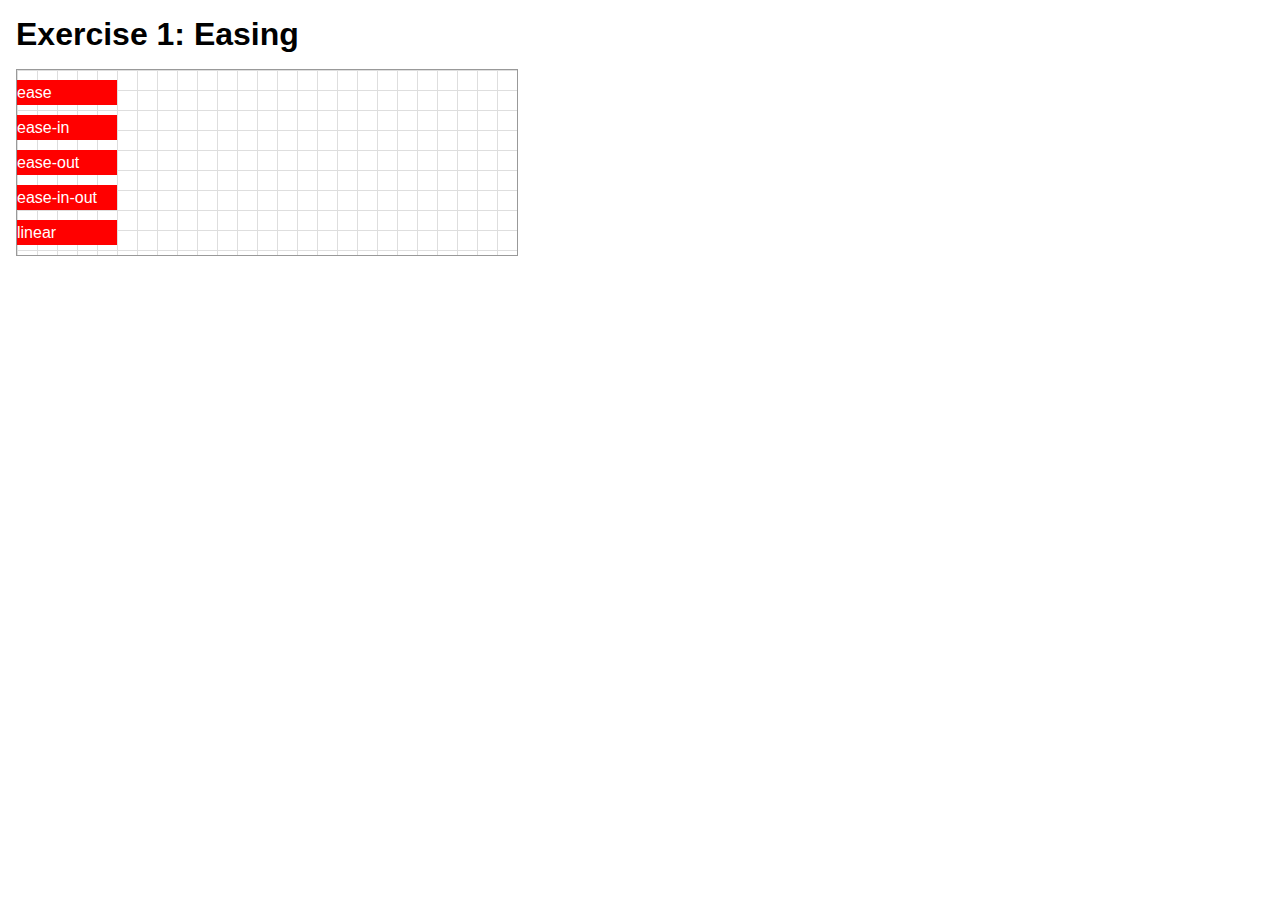
<file: COMPLETE/1-easing.html>
<!DOCTYPE html>
<html>
<head>
<meta charset="utf-8">
<meta http-equiv="X-UA-Compatible" content="IE=edge,chrome=1">
<title>Exercise 1: Easing</title>
<link href="../resources/reset.css" rel="stylesheet"/>
<meta name="viewport" content="width=device-width">
    <style>
        ul{
            background: url(../resources/grid.png);
            border:1px solid #999; 
            margin: 1em 0; 
            width:500px;
        }
        ul:hover li{width: 500px;}
        li{
            width:100px;
            background:#f00;
            height: 25px;
            line-height:25px;
            color:#fff;
            margin: 10px 0;
        }
        #ease{transition: width 2s ease;}
        #easeIn{transition: width 2s ease-in;}
        #easeOut{transition: width 2s ease-out;}
        #easeInOut{transition: width 2s ease-in-out;}
        #linear{transition: width 2s linear;}
    </style>
</head>
<body>
<h1>Exercise 1: Easing</h1>
    <ul>
        <li id="ease">ease</li>
        <li id="easeIn">ease-in</li>
        <li id="easeOut">ease-out</li>
        <li id="easeInOut">ease-in-out</li>
        <li id="linear">linear</li>
    </ul>
</body>
</html>
</file>
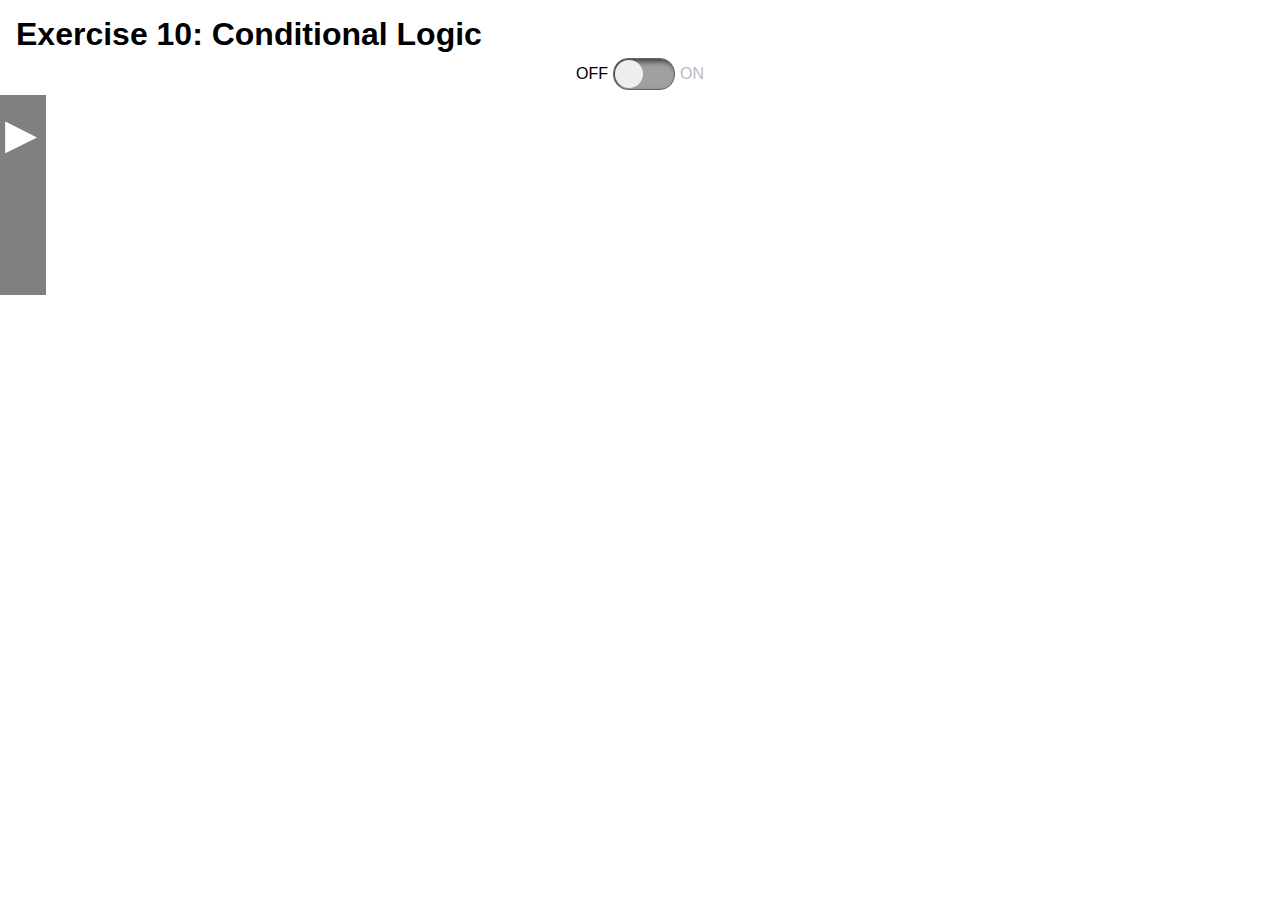
<file: COMPLETE/10-conditional-logic.html>
<!DOCTYPE html>
<html>

<head>
    <meta charset="utf-8">
    <meta http-equiv="X-UA-Compatible" content="IE=edge,chrome=1">
    <title>Exercise 10: Conditional Logic</title>
    <link href="../resources/reset.css" rel="stylesheet" />
    <script src="../resources/jquery.min.js"></script>
    <meta name="viewport" content="width=device-width">
    <style>
        #toggle {
            width: 60px;
            height: 30px;
            background: #A0A0A0;
            border-radius: 15px;
            border: 1px solid #666;
            box-shadow: 3px 3px 5px #444 inset;
            position: relative;
            cursor: pointer;
        }

        #switch {
            position: absolute;
            width: 28px;
            height: 28px;
            background: #eee;
            border-radius: 50%;
            top: 1px;
            left: 1px;
            cursor: pointer;
        }

        table {
            margin: auto;
        }

        #label_on {
            color: #bbb;
        }
        #box{
            background-color: grey;
            width: 300px;
            text-align: center;
            height: 200px;
            left: -270px;
            position: relative;
        }
        p{
           font-size: 2em;
        }
        #triangle{
            font-size: 4em;
            color: white;
            cursor: pointer;
            margin-left: 250px;
            position: relative;
            transition: .5s;
        }
        .flipped{
            transition: .5s;
            transform: scaleX(-1);
        }
        

    </style>

</head>

<body>

    <h1>Exercise 10: Conditional Logic</h1>
    <table border="0" cellspacing="5" cellpadding="0">

        <tr>
            <td id="label_off">OFF</td>
            <td>
                <figure id="toggle">
                    <figcaption id="switch"></figcaption>
                </figure>
            </td>
            <td id="label_on">ON</td>
        </tr>

    </table>

    <div id="box">
        <div id="triangle">&#9656;</div>
        <p>jQuery is cool!</p>
    </div>
    
    <script>
        //your JavaScript goes here
        //toggle
        $('#toggle').click(toggleSwitch);
        function toggleSwitch(){
            if($('#switch').css('left')=='1px'){
                $('#switch').animate({left:'31px'}, 200, turnOn);
            }else{
                $('#switch').animate({left:'1px'}, 200, turnOff);
            }
        }
        function turnOn(){
            $('#label_on').css('color', '#000');
            $('#label_off').css('color', '#bbb');
            $('figure').css('backgroundColor', '#62bb26');
        }
        function turnOff(){
            $('#label_on').css('color', '#bbb');
            $('#label_off').css('color', '#000');
            $('figure').css('backgroundColor', '#666');
        }
        //sliding box
        $('#triangle').click(boxSlide);
        function boxSlide(){
            if($('#box').css('left')=='-270px'){
                $('#box').animate({left:'0px'}, 500, flip);
            }else{
                $('#box').animate({left:'-270px'}, 500, flip);
            }
        }
        function flip(){
            $("#triangle").toggleClass("flipped");
        }
    </script>
</body>

</html>
</file>
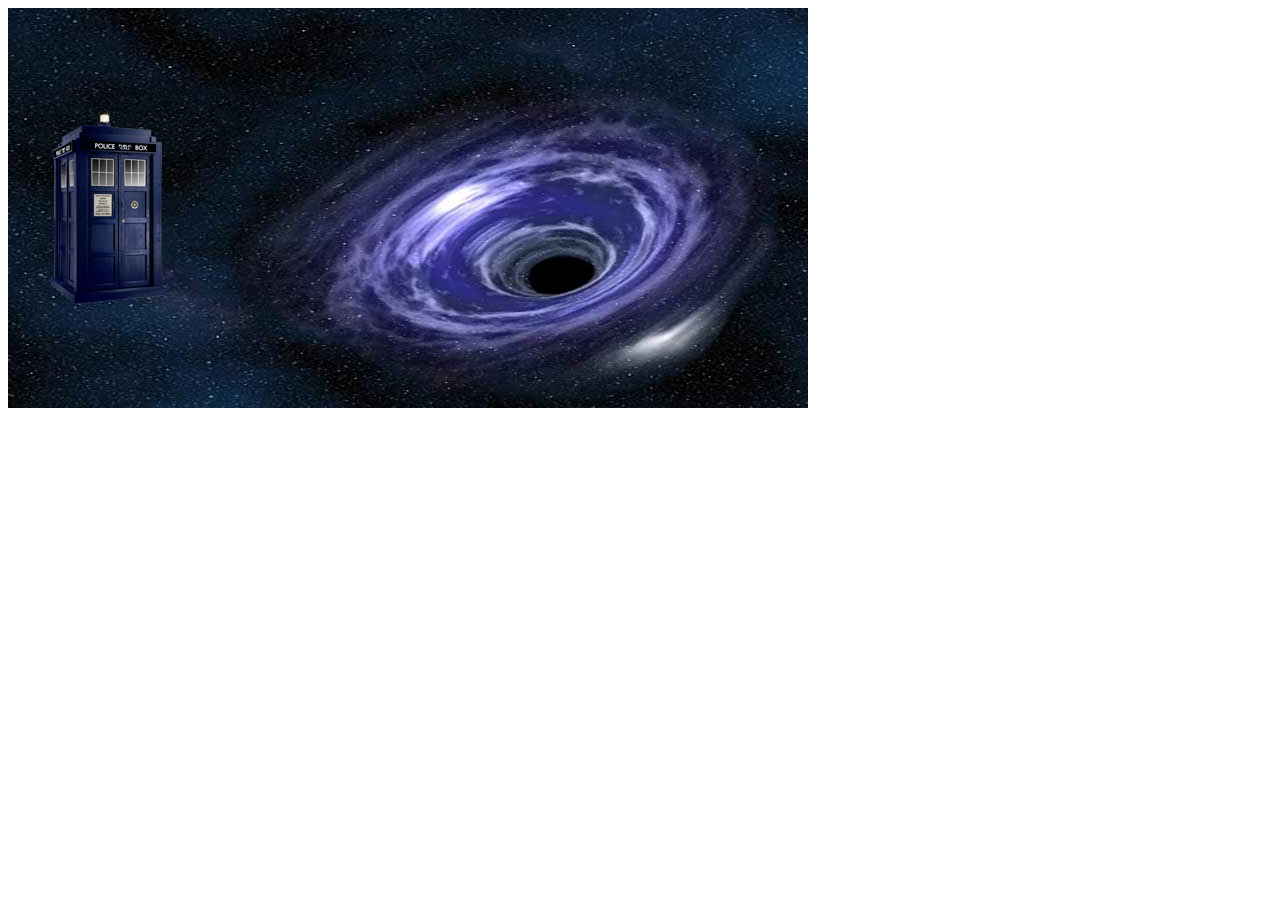
<file: COMPLETE/11-drag-and-drop.html>
<!DOCTYPE html>
    <head>
        <title>Exercise 11</title>
        <style>
            #space{
                height: 400px;
                width: 800px;
                background-image: url(../resources/wormhole.jpg);
                position: absolute;
            }
            #tardis{
                height: 200px;
                width: 200px;
                background-image: url(../resources/tardis.png);
                position: absolute;
                margin-top: 100px;
            }
            #blackhole{
                height: 300px;
                width: 400px;
                position: absolute;
                margin-top: 50px;
                margin-left: 300px;
            }
            .animated{
                animation: spin 3s ease-out;
                animation-fill-mode: forwards;
            }
            @keyframes spin{ 
                0% {transform:rotate(0deg) scale(1)}
                100% {transform:rotate(720deg) scale(.01)}
            }
        </style>
        <script src="../resources/jquery.min.js"></script>
        <script src="../resources/jquery-ui.min.js"></script>
    </head>
    <body>
        <div id="space">
            <div id="blackhole"></div>
            <div id="tardis"></div>
        </div>
        <script>
            $('#tardis').draggable();
            $('#blackhole').droppable({drop:destroy});
            function destroy(){
                $('#tardis').animate({top: '60px', left:'450px'}, 3000, 'easeOutQuad');
                $('#tardis').addClass('animated');
            }
        </script>
    </body>
</html>
</file>
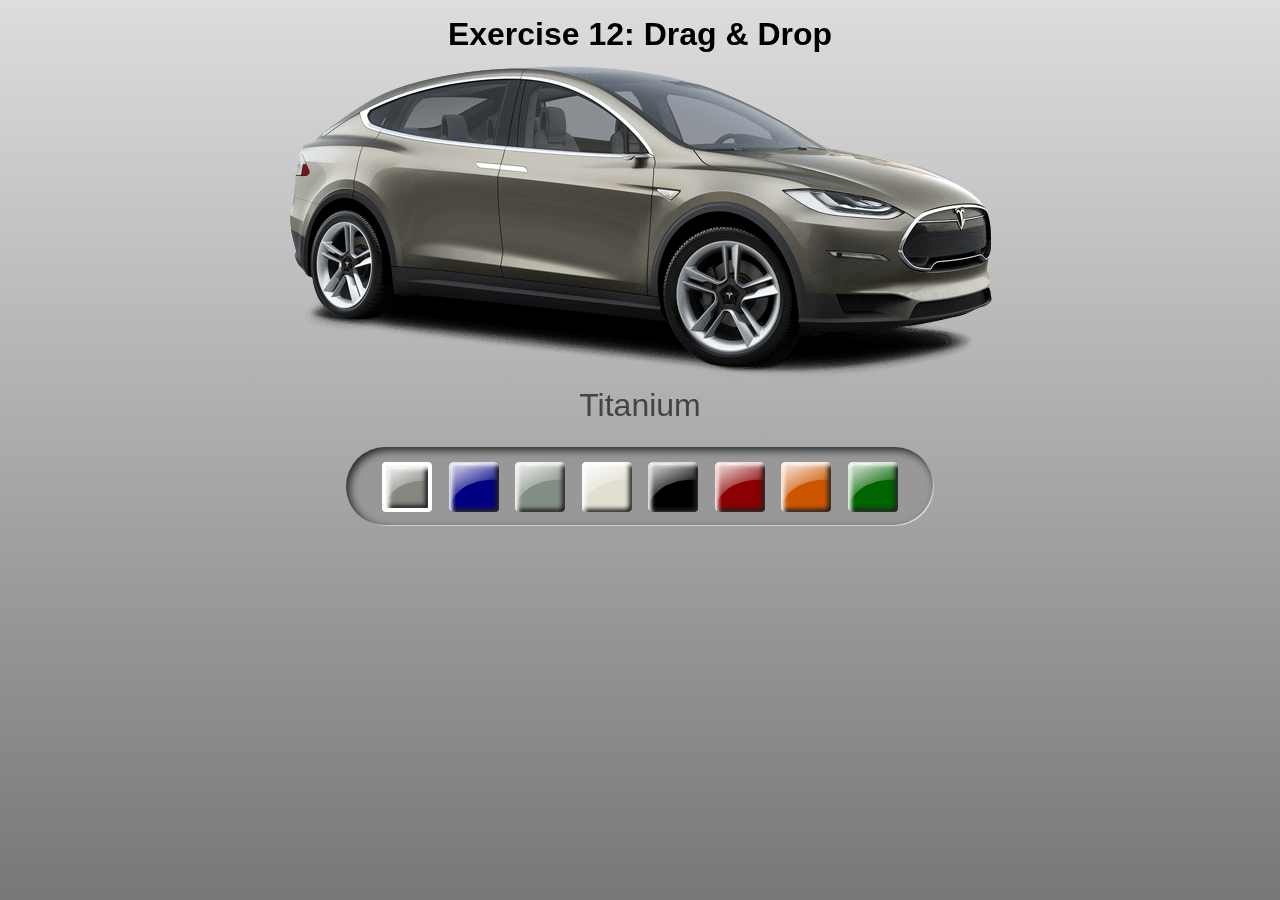
<file: COMPLETE/12-more-drag-and-drop.html>
<!DOCTYPE html>
<html>

<head>
    <title>Exercise 12: Drag & Drop</title>
    <meta charset="utf-8">
    <meta http-equiv="X-UA-Compatible" content="IE=edge,chrome=1">
    <link href="../resources/reset.css" rel="stylesheet" />
    <meta name="viewport" content="width=device-width">
    <style>
        body {
            background: linear-gradient(to bottom, #ddd 0%, #777 100%);
            text-align: center;
        }

        figure {
            background: url(../resources/modelX.png) no-repeat;
            max-width: 750px;
            height: 330px;
            padding-bottom: 2em;
            margin: 0 auto 2em auto;
            background-size: contain;
        }

        figcaption {
            font-size: 2em;
            color: #444;
        }

        ul {
            background: #989898;
            padding: 15px 30px 10px 30px;
            display: inline-block;
            border-radius: 100px;
            box-shadow: 3px 3px 8px #222 inset, -1px -1px 0px #fff inset;
        }

        li {
            list-style: none;
            width: 50px;
            height: 50px;
            border-radius: 4px;
            box-shadow: 3px 3px 4px #fff inset, -3px -3px 4px #222 inset;
            display: inline-block;
            margin: 0 6px;
            box-sizing: border-box;
            background-image: url("../resources/shine.svg");
        }
        #Titanium{
            background-color: #878681;
        }
        #Blue{
            background-color: #000080;
        }
        #Dolphin{
            background-color: #828e84;
        }
        #Pearl{
            background-color: #E2DFD2;
        }
        #Black{
            background-color: #000000;
        }
        #Red{
            background-color: #8B0000;
        }
        #Orange{
            background-color: #CC5500;
        }
        #Green{
            background-color: #006400;
        }
        .paint{
            fill:#878681;
            mix-blend-mode: overlay;
            transition: all 1s;
        }
        .active{
            border: 4px solid white;
        }

    </style>
    <script src="../resources/jquery.min.js"></script>
    <script src="../resources/jquery-ui.min.js"></script>
</head>


<body>
    <h1>Exercise 12: Drag & Drop</h1>

    <figure>
        <svg version="1.1" id="Layer_1" xmlns="http://www.w3.org/2000/svg" xmlns:xlink="http://www.w3.org/1999/xlink" x="0px" y="0px"
	        viewBox="-20 142 750 330" style="enable-background:new -20 142 750 330;" xml:space="preserve">
            <path class="paint" d="M21.7,326.2l-14.3-7.7l-2.7-16c0,0,6-13.3,6-18.3s1-20.3,1-20.3s9.9,1.6,12,0s2.9-4.6,0-10.2
	        c-2.9-5.7-6.5-14.1-5.3-17.8s4.9-5.3,11.5-9s46.9-33.5,66.8-42.9c22.1-10.4,60.5-23,107-25.6c27.9-1.6,64.8-2,92.2,7.4
	        s79.9,56.1,87.3,61.1s23,13.1,43,13.1s114.8-1.6,114.8-1.6s-45.9-29.1-62.3-36.9c0,0,58.5,31.9,61,33.3s18.4,5,22.5,5.8
	        s61.6,7.8,88.8,20.6c27.2,12.8,45,25.5,51.2,36.8c-17.5-6.8-5.8-8.5-32.2-4.8c-26.4,3.7-34,10.8-38,14.3s-17.8,23.7-17.5,30.7
	        S620.7,359,633,361s45.2-2.2,53.8-4.5s18.5-9.2,18.5-9.2s-2,7-2,10s2.5,2.5,2,9.8c-0.5,7.3,2,14.5,2,14.5s0.2-7.2-6.8-4.2
	        s-21,9.8-36.8,10.5c-15.8,0.7-23.2,3.5-28.2,2.2c-5-1.3-12.5-7.2-21-7.5c-8.5-0.3-53.5,0.5-63.8,0.5s-29.2-1-29.2-1
	        s-17.2-88.6-76.7-90.6s-76.8,44.3-78.2,92.8c-21.2-2-203-24.2-217-25.8s-36-2.8-36-2.8s-4.8-78-50-78
	        C28.8,277.7,21.7,326.2,21.7,326.2z M553.5,346.5c4.8,0.2,52.2,3.2,52.2,3.2s-7-6.5-11.5-6.8c-4.5-0.3-51.5-3.5-51.5-3.5
	        S548.8,346.2,553.5,346.5z M521,295.5c8,3.8,18.8,7.5,34.5,9.5s47,3.8,52.5,2.3s9.5-3.3,13.8-6.5c-3.8-3.5-18-9.8-47.5-17
	        c-29.5-7.2-75.2-4.8-75.2-4.8S513,291.7,521,295.5z M395.5,279.7c-2,0-23.2-3-23.2-3l14.2,11.5L395.5,279.7z M370.3,245.7
	        c0,0-8.8-21.8-33-41s-56-40.2-96-40.2s-88.2,3.2-124.8,18S76,200.3,76,200.3s0.8,13.7,9.3,16.7s34.5,11.5,84.7,16.5
	        s127.2,11.5,147,12.2s22,0,22,0s0.8,3.8,5,3.5s6-3,6-3L370.3,245.7z M243.5,260.7c0,0,1.5-5-5.5-5.8s-46.5-4.2-46.5-4.2
	        s0.8,5.5,7.5,6.2S243.5,260.7,243.5,260.7z"/>
        </svg>
        <figcaption></figcaption>
    </figure>
    <ul>
        <li id="Titanium" class="active"></li>
        <li id="Blue"></li>
        <li id="Dolphin"></li>
        <li id="Pearl"></li>
        <li id="Black"></li>
        <li id="Red"></li>
        <li id="Orange"></li>
        <li id="Green"></li>

    </ul>
    <audio>
        <source src="../resources/splat.mp3" type="audio/mp3"/>
    </audio>
    <script>
        var sound= $('audio')[0];
        var color='#6f6e6b';
        var colorName='Titanium';
        $('figcaption').html(colorName);
        $('li').draggable({revert:true, revertDuration: .1, opacity: .5, start: grab});
        $('figure').droppable({drop:repaint});
        function repaint() {
            $('.paint').css({fill:color});
            $('figcaption').html(colorName);
            sound.play();
        }
        function grab(){
            colorName=$(this).attr('id');
            color=$(this).css('backgroundColor');
            $('li').removeClass('active');
            $(this).addClass('active');
        }
    </script>

</body>

</html>
</file>
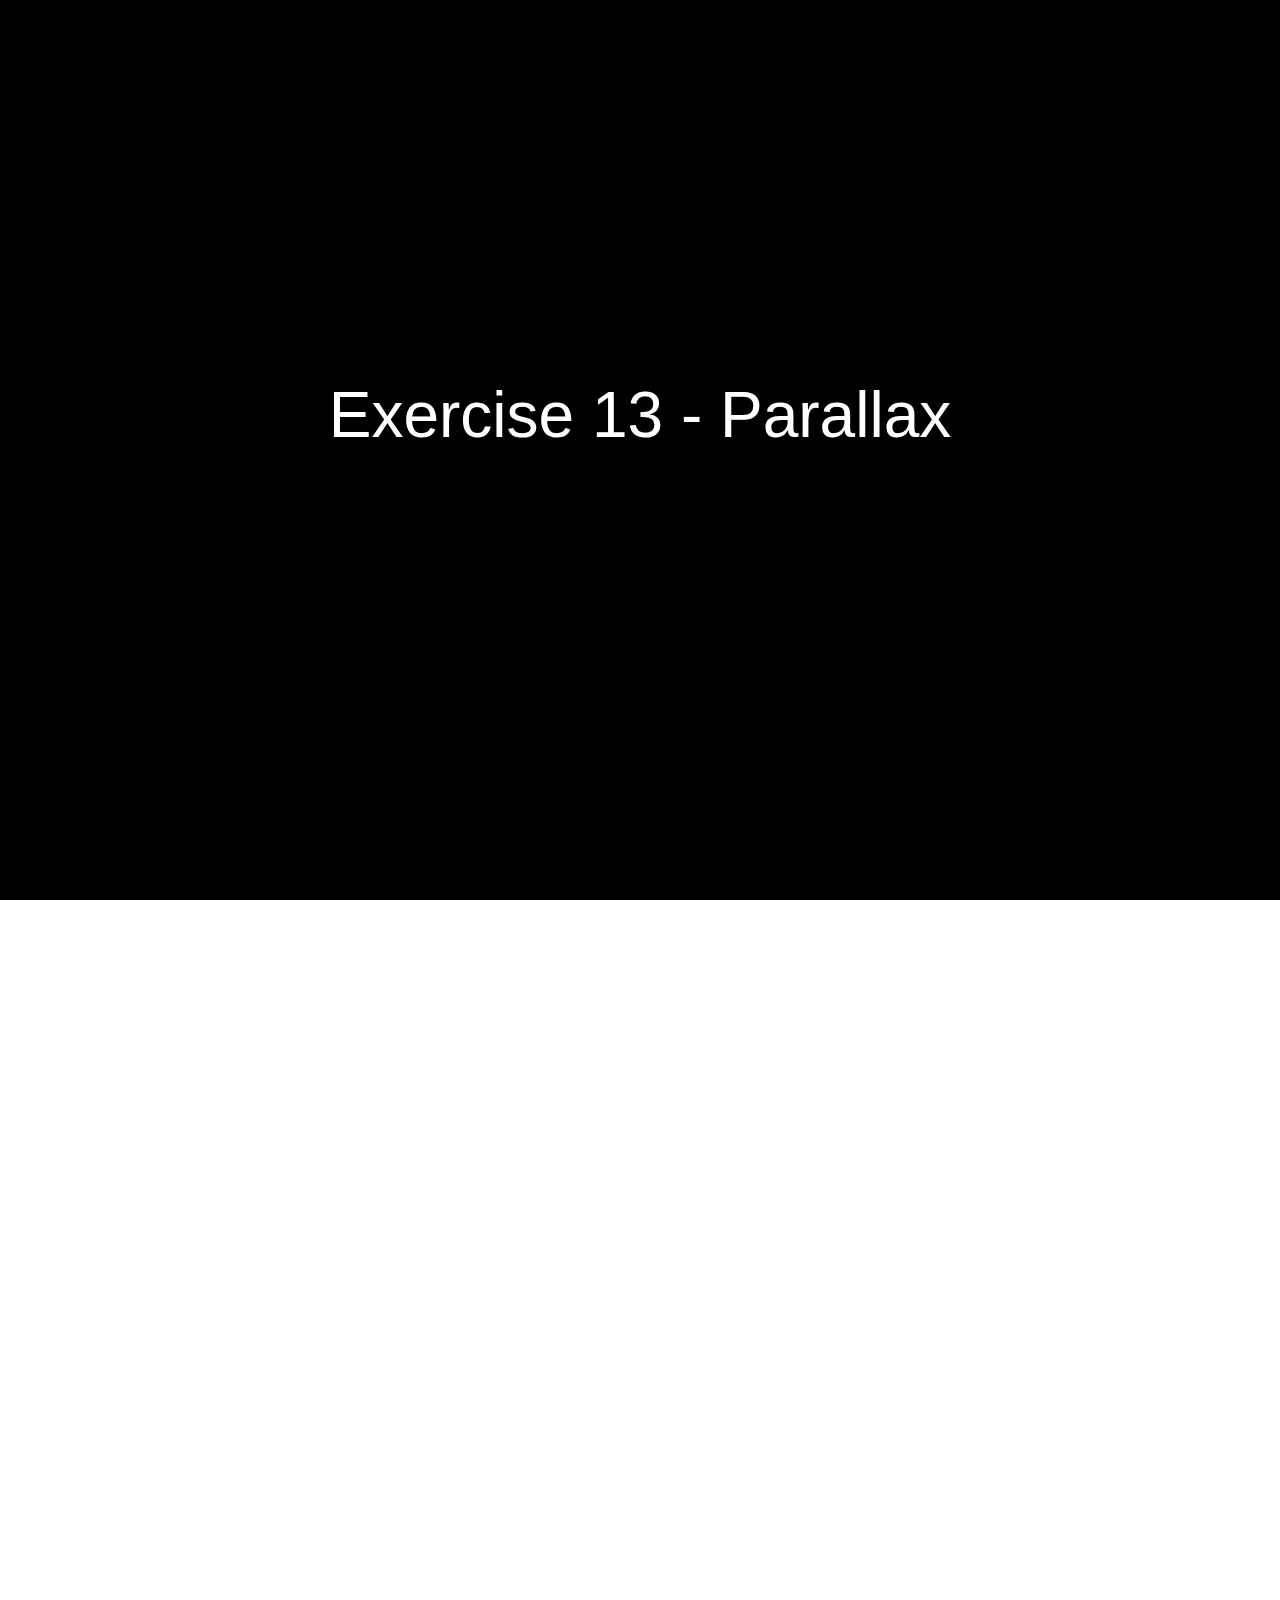
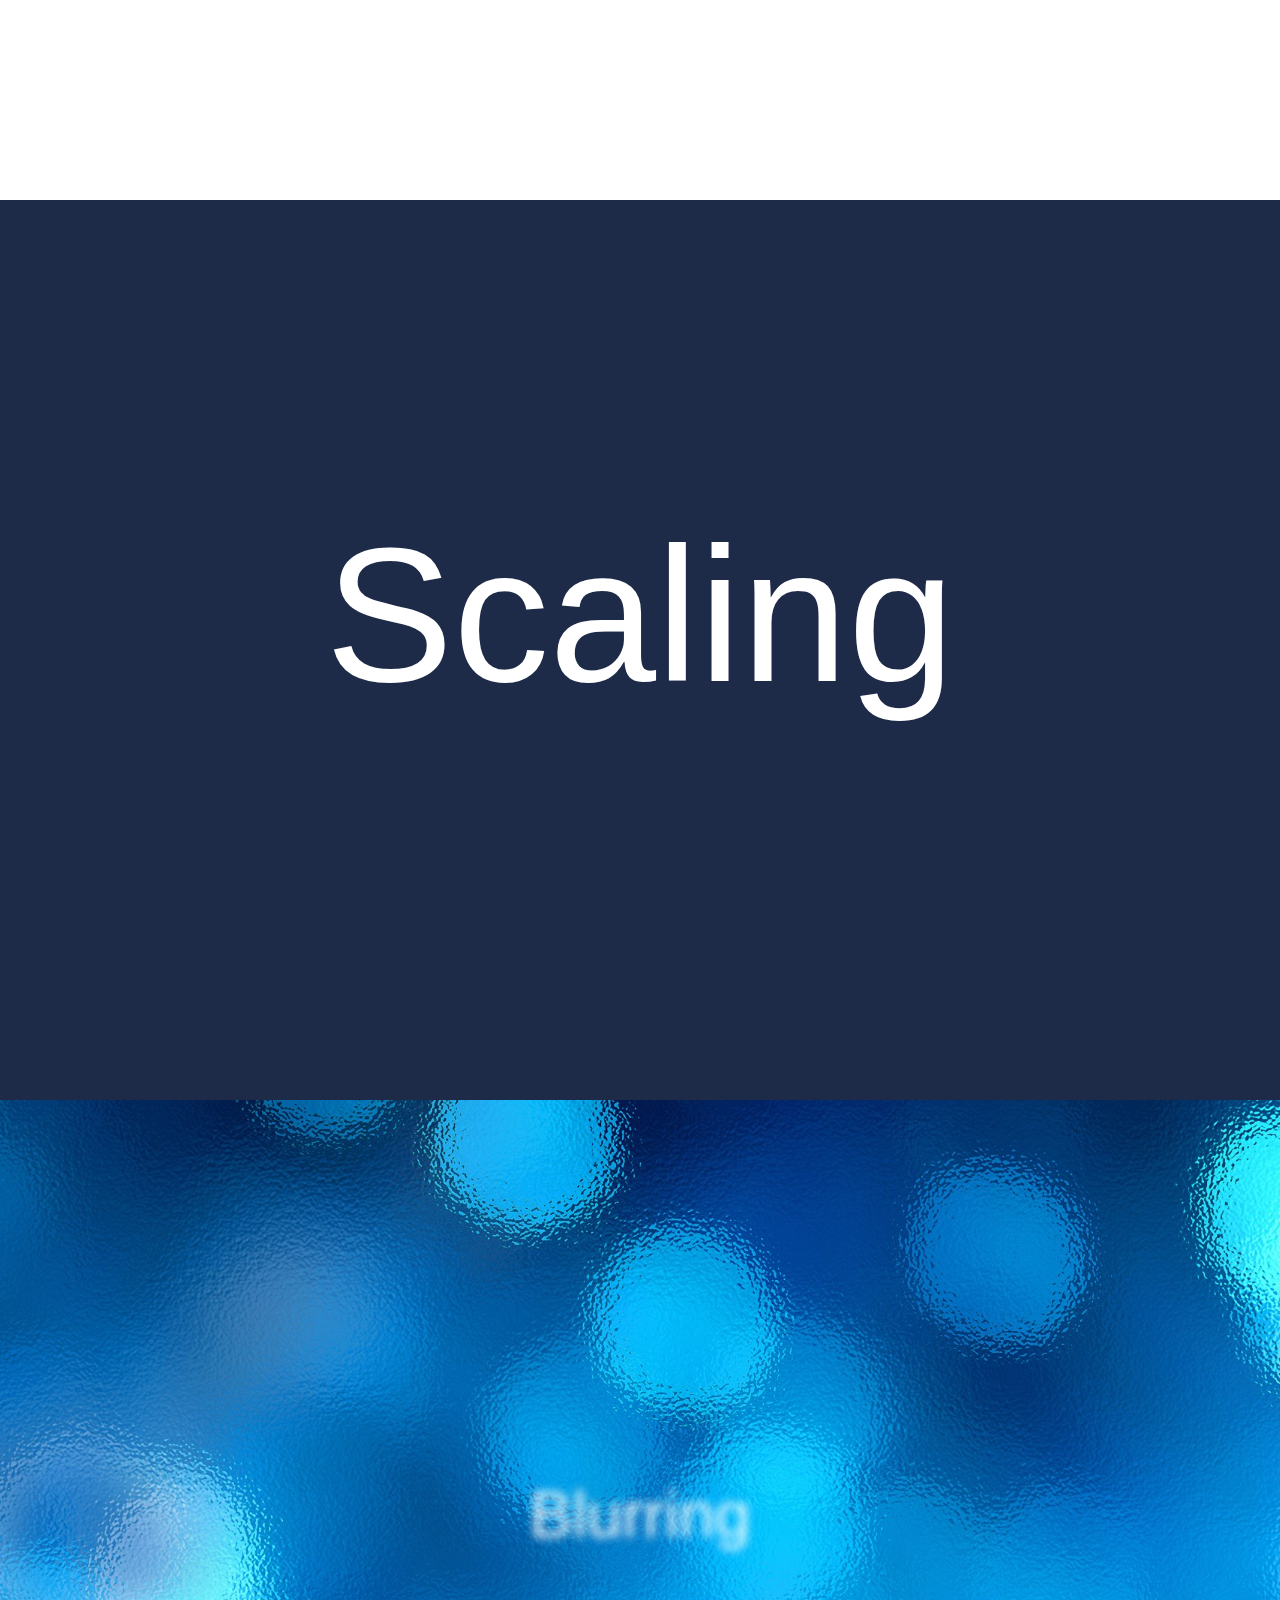
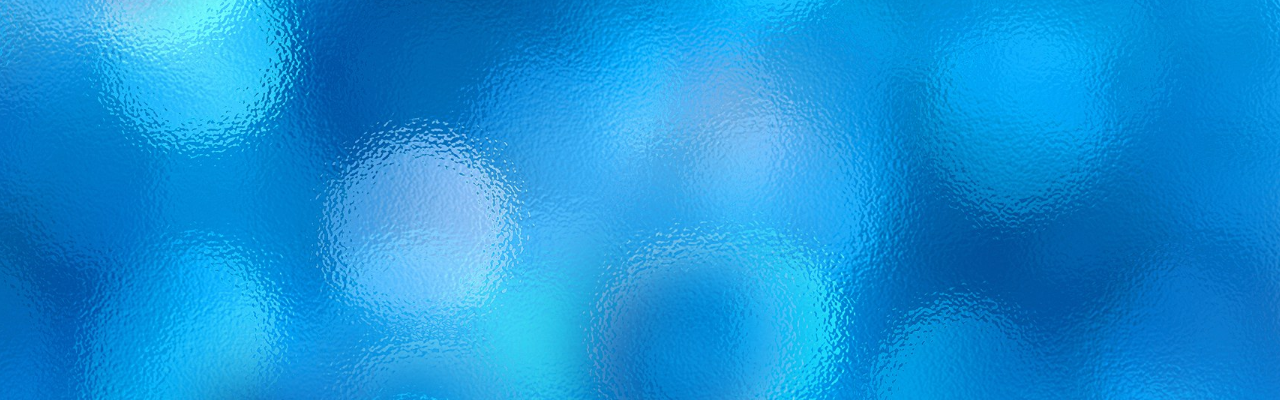
<file: COMPLETE/13-parallax.html>
<!DOCTYPE html>
<html>
<head>
<meta charset="utf-8">
<meta http-equiv="X-UA-Compatible" content="IE=edge,chrome=1">
<title>Exercise 13 - Parallax</title>
<meta name="description" content="">
<meta name="viewport" content="width=device-width">
    <link href="../resources/reset.css" rel="stylesheet"/>
    <style>
        body{margin:0;}
        
        section{height:100vh;
            text-align:center;
            color:#fff;
            overflow:hidden;
            background:#000;
        }
       h1{font-size:4em;
           font-weight:normal;
           margin-top:42vh;
           position:relative;
        }
        
        #screen2{background:url(../resources/background-dark-blue.jpg) center center no-repeat; background-size:cover; background-attachment: fixed;}
        
        #screen3{background:#1d2a48;}
        
        #falseBackground{position: absolute; width: 100%; height: 100%; background:url(../resources/background-glass.jpg) center center no-repeat; background-size:cover;}
    </style>
</head>
    
    
<body>

    <section id="screen1">
        <h1
        data-start="top:0px; opacity:1;"
        data-top="top:-300px; opacity:0;"
        >Exercise 13 - Parallax</h1>
    </section>
    
    
    <section id="screen2">
        <h1>Curtain effect</h1>
    </section>
    
    
    <section id="screen3">
        <h1
        data-bottom-top="transform:scale(3)"
        data-top-bottom="transform:scale(.2)"
        >Scaling</h1>
    </section>
    
    
    <section id="screen4">    
       <div id="falseBackground"
       data-200-end="filter:blur(0px);"
       data-end="filter:blur(10px);"
       ></div>
       <h1
       data-300-end="filter:blur(5px);"
       data-end="filter:blur(0px);"
       >Blurring</h1>
    </section>
    

<script src="../resources/skrollr.min.js"></script>
<script>
    var s = skrollr.init();
</script>
</body>
</html>
</file>
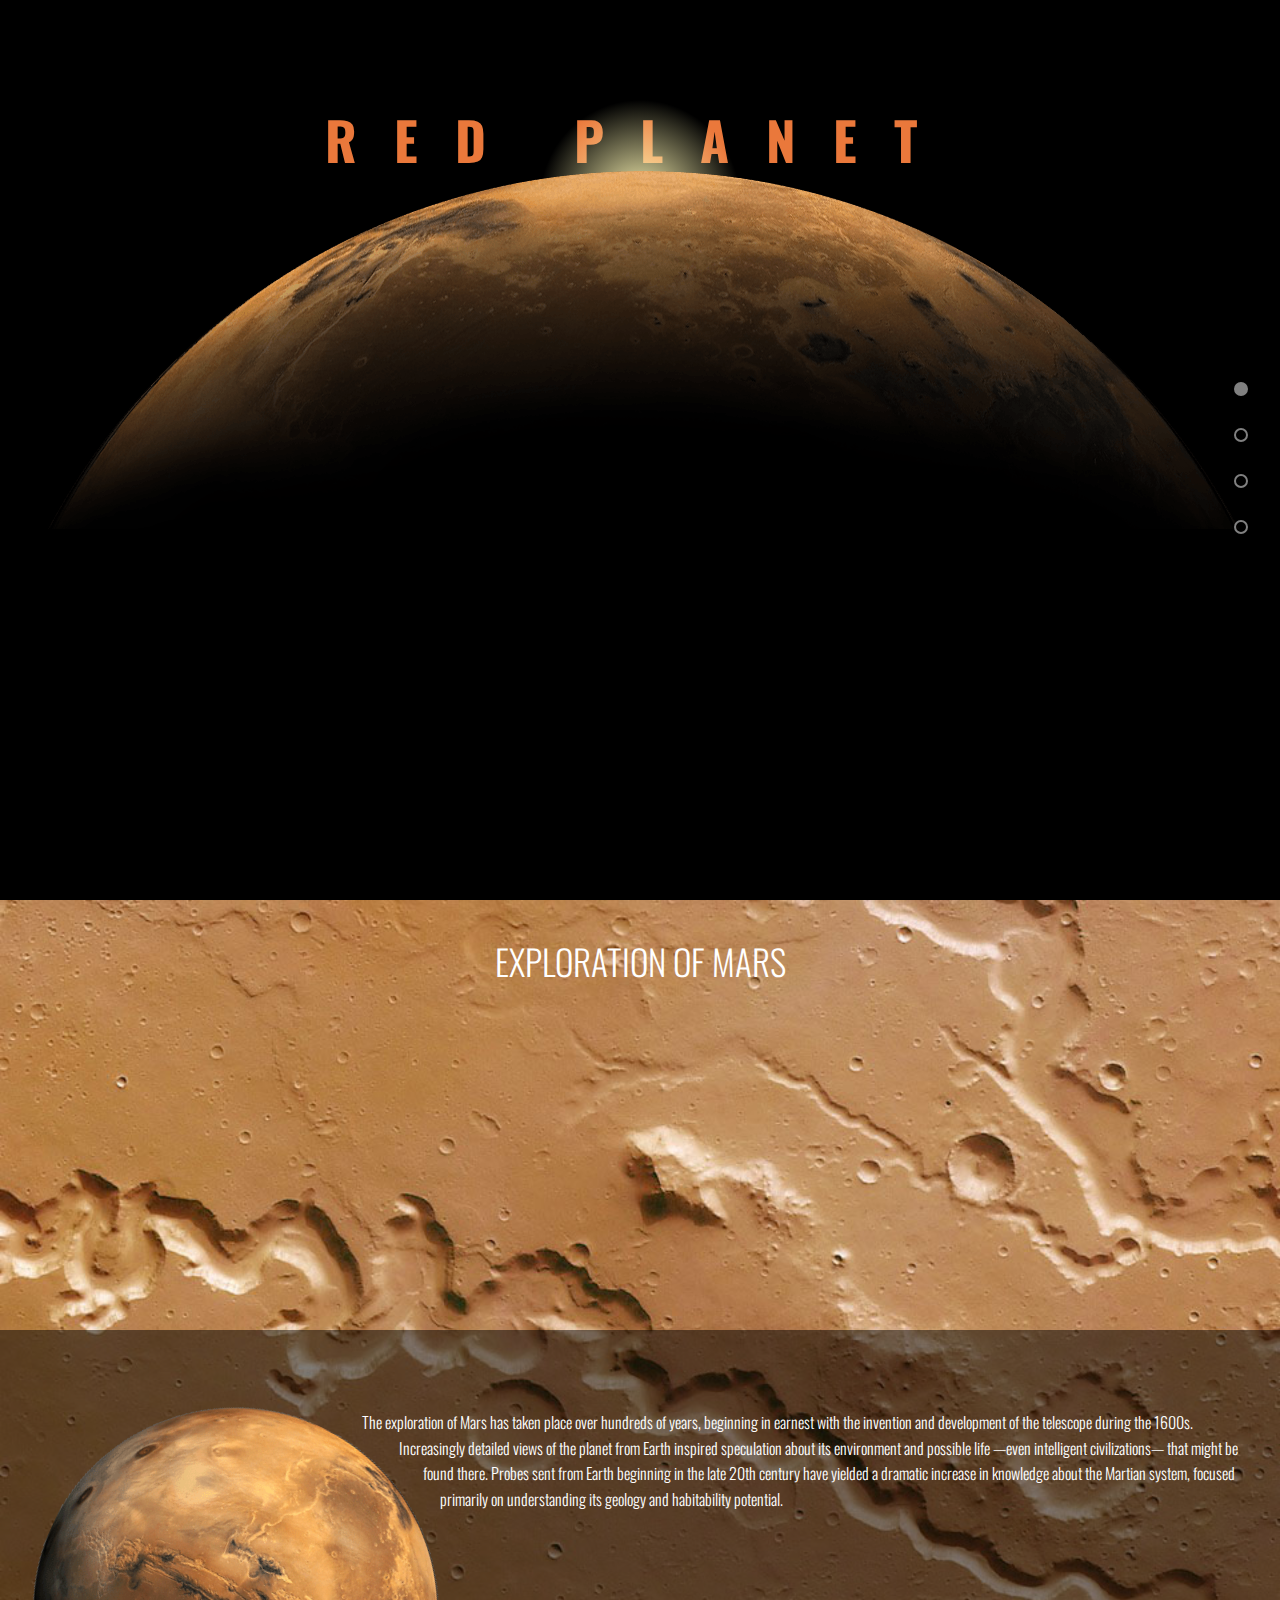
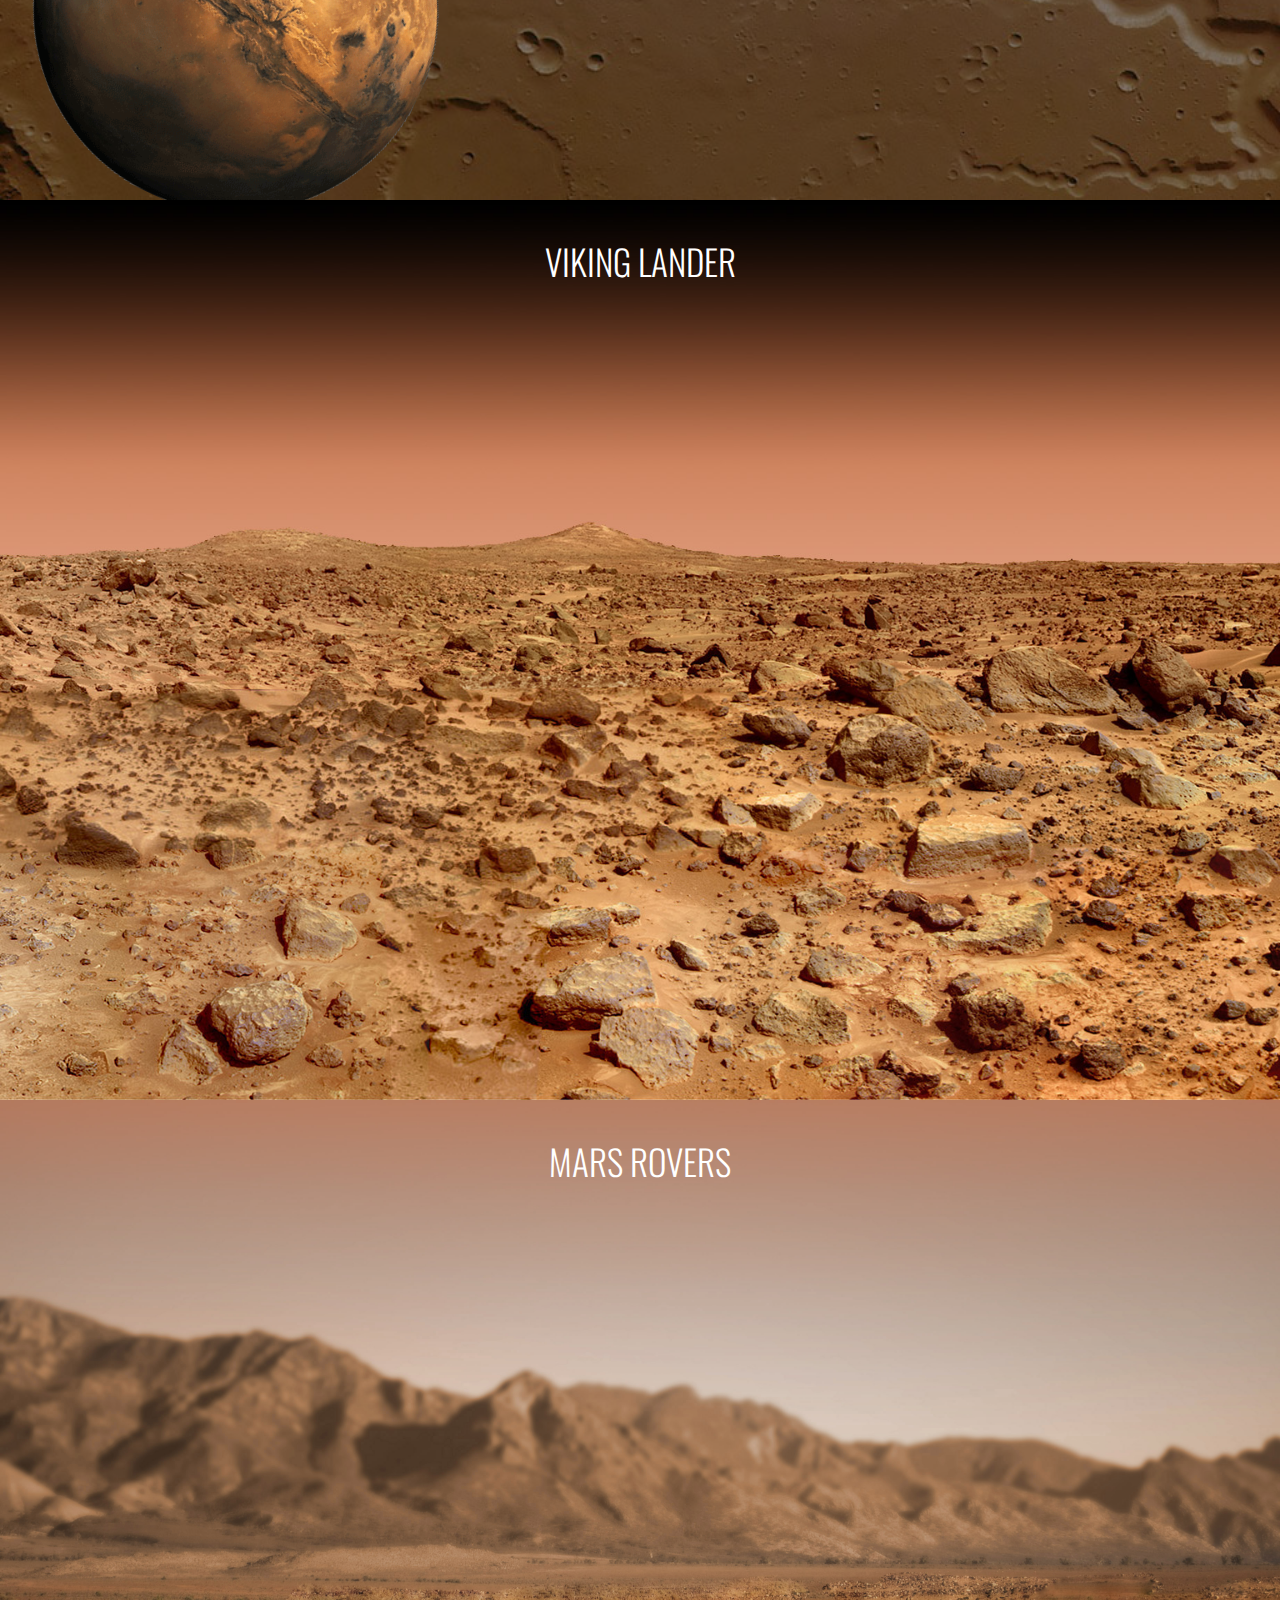
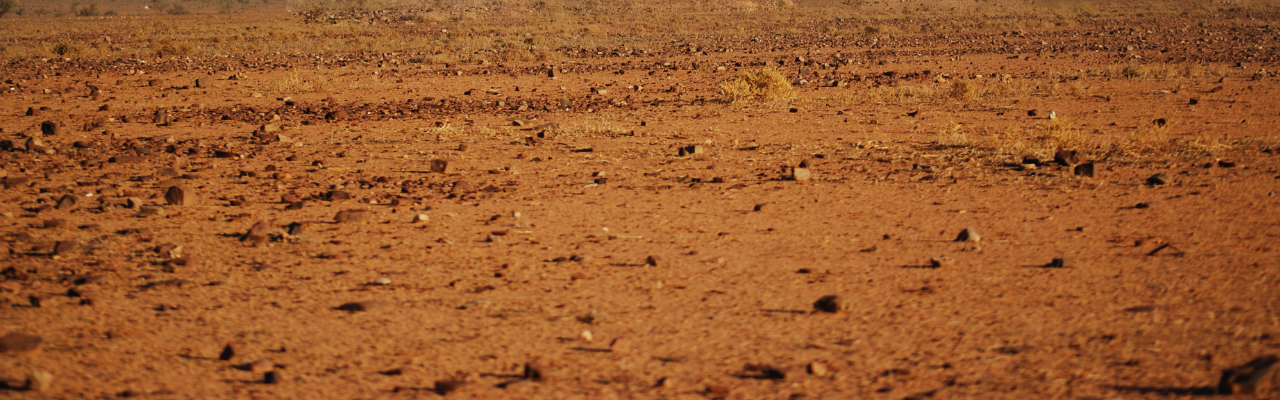
<file: COMPLETE/14-mars.html>
<!DOCTYPE html>
<html>
<head>
<meta charset="utf-8">
<meta http-equiv="X-UA-Compatible" content="IE=edge,chrome=1">
<title>Exercise 14</title>
<meta name="description" content="">
<meta name="viewport" content="width=device-width">
<script src="../resources/jquery.min.js"></script>
<script src="../resources/jquery.easing.js"></script>
<script src="../resources/jquery-ui.min.js"></script>
<script src="../resources/skrollr.min.js"></script>
<link href="../resources/mars.css" rel="stylesheet"/>
    <style>
       #mars{
           width: 100%;
           height: 40%;
           position: absolute;
           top: 50px;
           background-image: url("../resources/mars-horizon.png");
           background-repeat: no-repeat;
           background-position: top;
       }
       #sun{
           width: 200px;
           height: 200px;
           margin-left: -100px;
           top: 100px;
           opacity: 0;
       }
       #shine{
           width: 20px;
           height: 20px;
           margin-left: -10px;
           top: -10px;
           opacity: 0;
           width: 20px;
           margin-left: -10px;
       }
       .light{
           position: relative;
           left: 50%;
       }
       h1{
           letter-spacing: 0em;
       }
       #skrollr-body{
           width: 100%;
           height: 100%;
           position: absolute;
       }
       #screen2 .info{
           width: 100%;
           top: 20%;
           bottom: 20%;
       }
       #screen2 img{
           float: left;
           margin-right: 3em;
           shape-outside:circle();
           max-width: 50%;
       }
       #screen3 .info{
           right: 0;
       }
       #viking{
           max-width: 40%;
           position: absolute;
           left: 15%;
       }
       #opportunity{
           max-width: 40%;
           position: absolute;
           right: 0%;
           top: 35%;
       }
       nav{
           position: fixed;
           right: 0;
           top: 50%;
           height: 200px;
           margin-top: -100px;
           opacity: .5;
           z-index: 99;
       }
       nav li{
           width: 10px;
           height: 10px;
           list-style: none;
           border:2px solid #fff;
           border-radius:50%;
           margin:2em;
           cursor: pointer;
       }
       nav li.active{background: #fff;}
    </style>
</head>
<body>
    <nav>
        <ul>
            <li class="active" data-screen="#screen1"></li>
            <li data-screen="#screen2"></li>
            <li data-screen="#screen3"></li>
            <li data-screen="#screen4"></li>
        </ul>
    </nav>
    <div id="skrollr-body">
    <section id="screen1">
        <h1>Red Planet</h1>
        
        <div id="sun" class="light"
        data-start="transform:translateY(0px)"
        data--300-top="transform:translateY(-200px)"
        ></div>
        <div id="mars"
        data-start="transform:translateY(0px)"
        data--300-top="transform:translateY(-200px)"
        ></div>
        <div id="shine" class="light"
        data-start="transform:translateX(0px)"
        data-1-start="transform:translateX(3000px)"
        ></div>
    </section>
    
    
    <section id="screen2">
        
        <h2>Exploration of Mars</h2>
        <div class="info"
        data-bottom-top="transform:translateY(250px)"
        data-top-bottom="transform:translateY(-250px)"
        >
        <img src="../resources/mars.png" alt="Mars"
        data-bottom-top="transform:rotate(25deg)"
        data-top-bottom="transform:rotate(-25deg)"
        />
        The exploration of Mars has taken place over hundreds of years, beginning in earnest with the invention and development of the telescope during the 1600s. Increasingly detailed views of the planet from Earth inspired speculation about its environment and possible life &mdash;even intelligent civilizations&mdash; that might be found there. Probes sent from Earth beginning in the late 20th century have yielded a dramatic increase in knowledge about the Martian system, focused primarily on understanding its geology and habitability potential.</div>
    </section>
    
    
    <section id="screen3">
        <img src="../resources/viking.png" alt="The Viking Lander" id="viking"
        data-anchor-target="#screen3"
        data-200-top="bottom[sqrt]:100%"
        data-50-bottom="bottom[sqrt]:12%"
        >  
        <h2>Viking Lander</h2>
        <div class="info"
        data-150-top="right:-25%"
        data-top="right:0%"
        >
        The Viking 1 lander touched down on the surface of Mars on July 20, 1976 and was joined by the Viking 2 lander on September 3. The Viking landers conducted biological experiments designed to detect life in the Martian soil, as well as measure temperature, wind, and seismology.</div>
    </section>
    
    
    <section id="screen4">
        <h2>Mars Rovers</h2>
        <img src="../resources/opportunity.png" alt="The Opportunity Rover" id="opportunity"
        data-anchor-target="#screen4"
        data-150-bottom="right:-40%; transform:scale(.5); bottom: 50%"
        data-bottom="right:0%; transform:scale(1); bottom: 35%"
        > 
        <div class="info"
        data-150-top="left:-25%"
        data-top="left:0%"
        >Launched in 2003, Opportunity landed on Mars on January 25, 2004 on the other side of Mars from its twin rover Spirit. With a planned 90-day duration of activity, Opportunity is still active, gathering data and making scientific observations, and reporting back to Earth for over 40 times its designed lifespan.</div>
    </section>
</div>
<script>
    var s =skrollr.init(
        {mobileCheck: function(){
            return false;
        }} );
    $('h1').delay(300).animate({letterSpacing: '1em'}, 2000, 'easeOutQuart');
    $('#mars').animate({top:'200px'}, 2000, 'easeOutCubic');
    $('#shine').delay(1300).animate({width:'900px', marginLeft:'-450px', opacity:1}, 200, 'easeInOutSine');
    $('#sun').animate({opacity:1}, 100);
    $('nav li').click(function(){
        var destination =$(this).data('screen');
        $('html, body').animate({scrollTop:$(destination).offset().top}, 2000, 'easeOutCubic');
    });
    $(document).scroll(function(){
        var activeScreen=Math.round($(document).scrollTop()/$(window).height())+1;
        $('nav li').removeClass('active');
        $('nav li:nth-child('+activeScreen+')').addClass('active');
    });
</script>
</body>
</html>
</file>
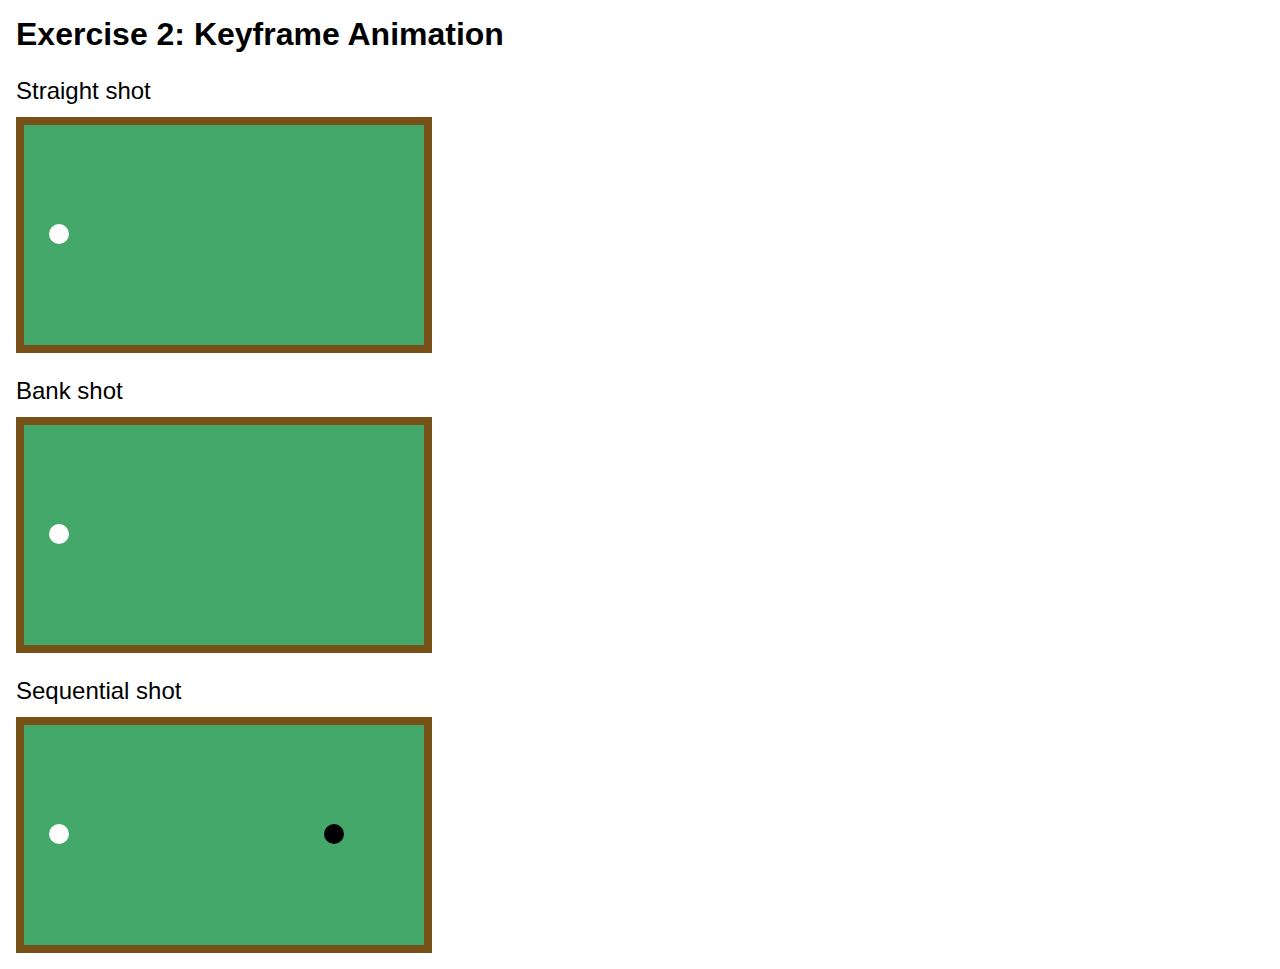
<file: COMPLETE/2-keyframes.html>
<!DOCTYPE html>
<html>
<head>
<meta charset="utf-8">
<meta http-equiv="X-UA-Compatible" content="IE=edge,chrome=1">
<title>Exercise 2: Keyframe Animation</title>
<link href="../resources/reset.css" rel="stylesheet"/>
<meta name="viewport" content="width=device-width">
    <style>
        
        .pooltable{
            position:relative;
            width:400px;
            height:220px;
            background:#44a86b;
            border: 8px solid #775118;
            
        }
        
        .ball{
            position:absolute;
            width:20px;
            height:20px;
            border-radius:50%;
            background:#fff;
            top:45%;
            left:25px;
        }
        .eight{
            background:#000;
            left: 300px;
        }
        #table1:hover #cueball1{
            animation: straightShot 2s ease-out;
            animation-fill-mode: forwards;
        }
        @keyframes straightShot{
            0%{left:25px;}
            100%{left:280px;}
        }
        #table2:hover #cueball2{ 
            animation: bankShot 2s ease-out;
            animation-fill-mode: forwards;
        }
        @keyframes bankShot{
            0%{left: 25px;}
            33%{left: 120px; top: 0%;}
            66%{left: 240px; top: 90%}
            100%{left: 360px; top: 45%;}
        }
        #table3:hover #eightball{ 
            animation: eightBall 1s ease-out 2s;
            animation-fill-mode: forwards;
        }
        #table3:hover #cueball3{
            animation: straightShot 2s linear;
            animation-fill-mode: forwards;
        }
        @keyframes eightBall{
            0%{left: 300px;}
            100%{left: 380px;}
        }
        
    </style>
</head>
<body>
<h1>Exercise 2: Keyframe Animation</h1>
   <h2>Straight shot</h2>
    <div class="pooltable" id="table1">
        <div class="ball" id="cueball1"></div>
    </div>
     <h2>Bank shot</h2>
    <div class="pooltable" id="table2">
        <div class="ball" id="cueball2"></div>
       
    </div>
     <h2>Sequential shot</h2>
    <div class="pooltable" id="table3">
        <div class="ball" id="cueball3"></div>
         <div class="eight ball" id="eightball"></div>
    </div>
</body>
</html>
</file>
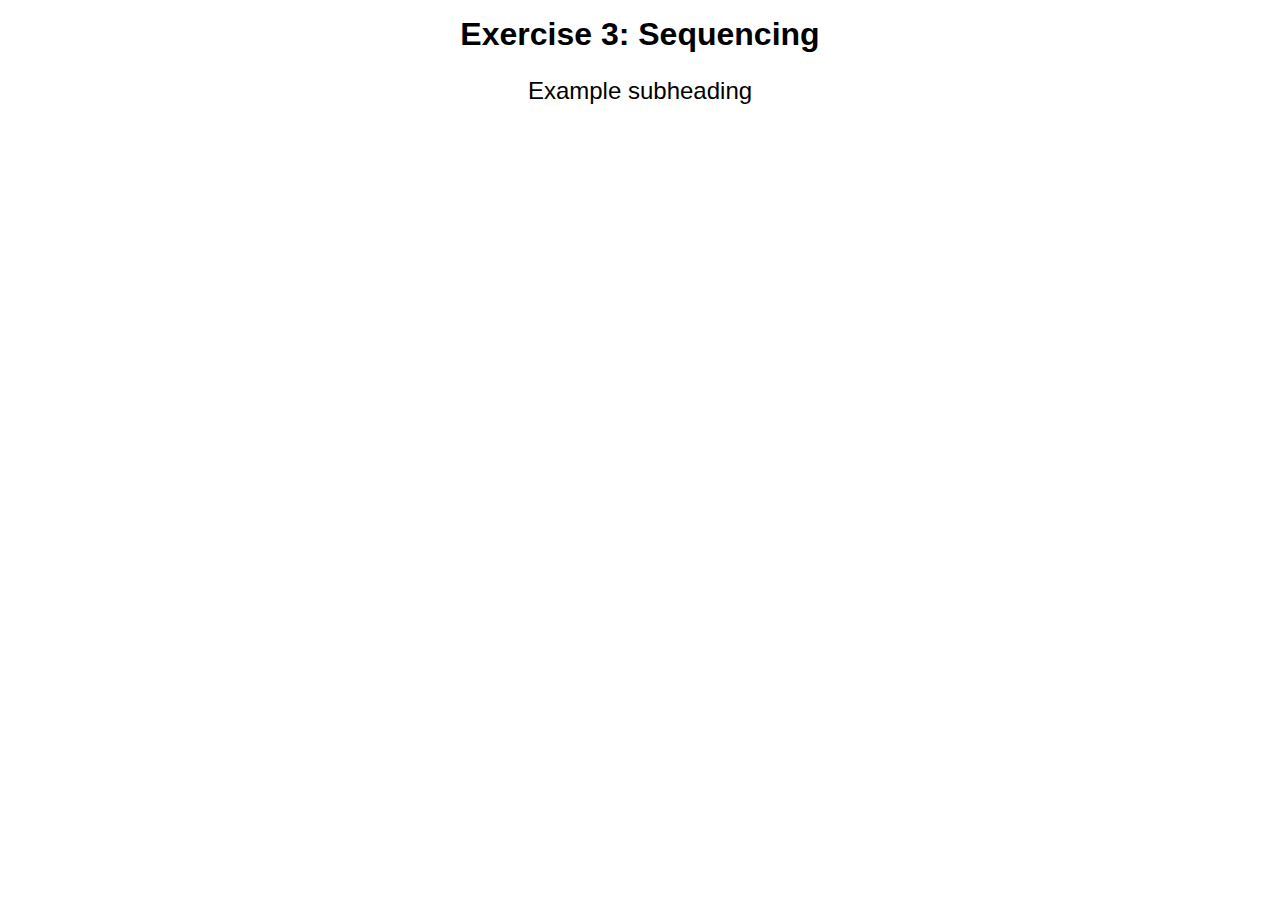
<file: COMPLETE/3-sequencing.html>
<!DOCTYPE html>
<html>
<head>
<meta charset="utf-8">
<meta http-equiv="X-UA-Compatible" content="IE=edge,chrome=1">
<title>Exercise 3: Sequencing</title>
<link href="../resources/reset.css" rel="stylesheet"/>
<meta name="viewport" content="width=device-width">
    <style>
        body{
            text-align:center;
        }
        div{
            width:200px;
            height:200px;
            display:inline-block;
            margin:10px;
            animation-name: fadeIn;
            animation-duration: .5s;
            opacity: 0;
            animation-fill-mode: forwards;
        }
        #div1{
            background: #264c89;
            animation-delay: 1.5s;
        }
        #div2{
            background: #388967;
            animation-delay: 1.75s;
        }
        #div3{
            background: #41bfc4;
            animation-delay: 2s;
        }
        @keyframes headlineDrop{
            0%{font-size:6em;filter:blur(40px);}
            100%{font-size:2em;filter:blur(0px);}
        }
        h1{
            animation: headlineDrop 1s ease-in;
        }
        @keyframes subheadSlide{
            0%{opacity:0; transform:translateX(-300px);}
            100%{opacity:1; transform:translateX(0px);}
        }
        h2{
            animation: subheadSlide 1s ease-in 1s;
            animation-fill-mode: both;
            animation-delay: .75s;
        }
        @keyframes fadeIn{
            0%{opacity:0;}
            100%{opacity:1;}
        }
    </style>
</head>
<body>
<h1>Exercise 3: Sequencing</h1>
    <h2>Example subheading</h2>
    <div id="div1"></div>
    <div id="div2"></div>
    <div id="div3"></div>
</body>
</html>
</file>
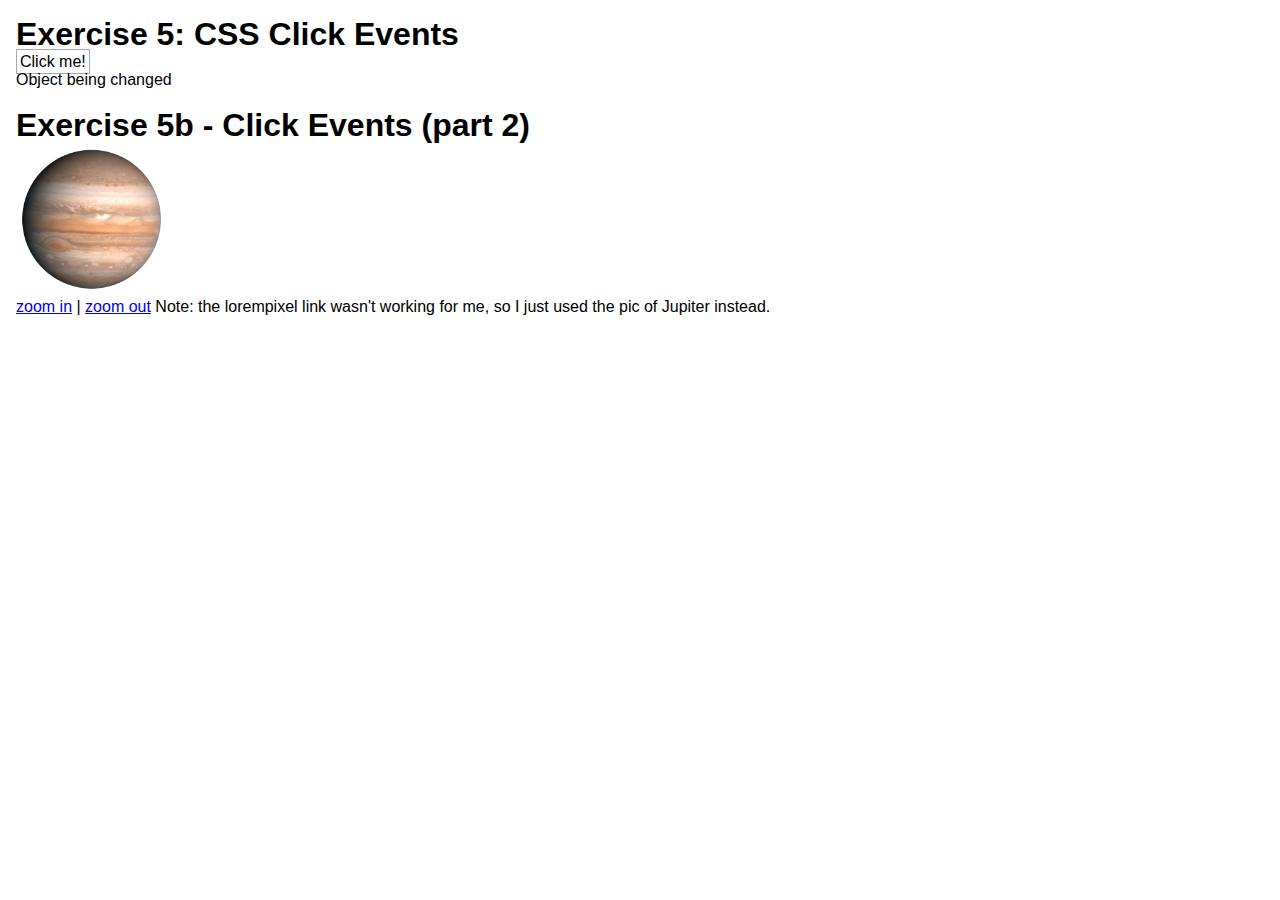
<file: COMPLETE/5-css-click-events.html>
<!DOCTYPE html>
<html>
<head>
<meta charset="utf-8">
<meta http-equiv="X-UA-Compatible" content="IE=edge,chrome=1">
<title>Exercise 5 - CSS Click Events</title>
<link href="../resources/reset.css" rel="stylesheet"/>
<meta name="viewport" content="width=device-width">
    <style>
        input[type=checkbox]{
            display:none;
        }
        label{
            cursor:pointer;
            padding:3px;
            border:1px solid #A8A8A8;
        }
        input[type=checkbox]:checked ~ #target {
            background:#ffb101;
        }
        #target{
            transition: background 1.5s ease;
        }
        #zoom{
            width: 150px;
            transition: 1s ease-in-out;
        }
        #zoom:target{
            width: 400px;
        }
       
    </style>
</head>
<body>
<h1>Exercise 5: CSS Click Events</h1>
<input type='checkbox' id='toggle'/>
<label for='toggle'>Click me!</label>
<div id='target'>
    <p>Object being changed</p>
</div>
<br>
<h1>Exercise 5b - Click Events (part 2)</h1>
<figure>
    <img src="../resources/Jupiter.png" id="zoom">
    <figcaption>
        <a href="#zoom">zoom in</a> | <a href="#">zoom out</a> Note: the lorempixel link wasn't working for me, so I just used the pic of Jupiter instead.
    </figcaption>
</figure>
</body>
</html>
</file>
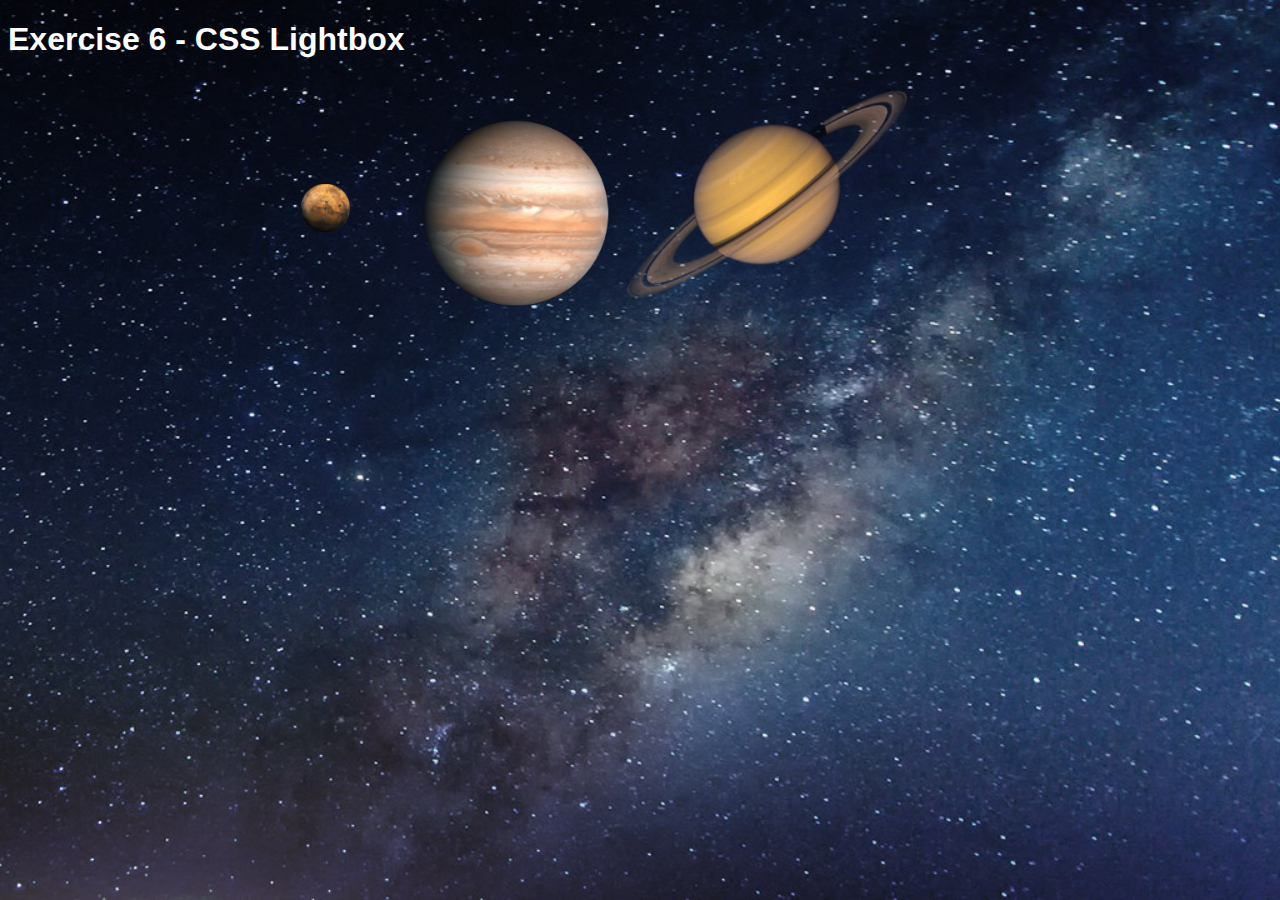
<file: COMPLETE/6-css-lightbox.html>
<!DOCTYPE html>
<html>
    <head>
        <meta charset="utf-8">
        <meta http-equiv="X-UA-Compatible" content="IE=edge,chrome=1">
        <title>Exercise 6 - CSS Lightbox</title>
        <meta name="description" content="">
        <meta name="viewport" content="width=device-width">
        <style>
            html{min-height:100%;}
            
            body{color:#fff; 
            background:#000 url(../resources/milkyway.jpg) no-repeat center center;
            background-size:cover; 
            font-family:sans-serif;
            }
            
            figure{text-align:center;}
            
            .popup{width:75%; 
                background:rgba(0, 0, 0, .6);
                border-radius:12px; 
                font-size:16px;
                padding:25px; 
                position:absolute; 
                top:70px; 
                left:12%;
                opacity:.2; 
                line-height:1.75em;
                box-shadow:0px 0px 40px rgba(49, 159, 253, 0.77);
                opacity: 0;
                pointer-events: none;
                transition: .25s;
                transform: scale(.5);
            }

            .popup:target{opacity:1;
                transform: scale(1);
            }

            .popup img{float:left; 
			     filter:drop-shadow(-20px 20px 25px #000);
            }
            
            .x{position:absolute; 
                right:-10px; 
                top:-10px;
                padding:8px; 
                background:#000; 
                border-radius:50%; 
                line-height:.5em; 
                width:.5em;  
                border:2px solid #fff;
                pointer-events: all;
            }
            
            a, a:visited{color:#fff; text-decoration:none;}
            
            
            #m{transform:translate(-60px, -80px);}
            
        </style>
    </head>
    <body>
        <h1>Exercise 6 - CSS Lightbox</h1>
       
        <figure>
            <a href="#mars"><img src="../resources/mars.png" width="50" id="m" /></a>
            <a href="#jupiter"> <img src="../resources/Jupiter.png" width="200"/> </a>
            <a href="#saturn"><img src="../resources/Saturn.png" width="300"/></a>
        </figure>
        
        
        
        <div class="popup" id="mars">
            <div class="x"><a href="#">&#215;</a></div>
        <img src="../resources/mars.png"/><h1>Mars</h1>
            <p>Half the mass of Earth, Mars is a rocky planet with a thin atmosphere. Named after the Roman god of War due to its red hue, this red color is caused by iron oxide in the martian soil. Mars has long excited the imagination due to its earth-like features including mountains, volcanos, valleys, and riverbeds that appear to have been caused by flowing water.</p>
        </div>
        
        
        <div class="popup" id="jupiter">
            <div class="x"><a href="#">&#215;</a></div>
        <img src="../resources/Jupiter.png"/><h1>Jupiter</h1>
            <p>Jupiter is the fifth planet from the Sun and the largest planet in the Solar System. It is a gas giant with mass one-thousandth of that of the Sun but is two and a half times the mass of all the other planets in the Solar System combined. The planet was known by astronomers of ancient times. The Romans named the planet after Jupiter, the king of the gods. When viewed from Earth, Jupiter can reach an apparent magnitude of −2.94, bright enough to cast shadows, and making it on average the third-brightest object in the night sky after the Moon and Venus.</p>
        </div>
        
        
        <div class="popup" id="saturn">
            <div class="x"><a href="#">&#215;</a></div>
        <img src="../resources/Saturn.png"/><h1>Saturn</h1>
            <p>Saturn is the sixth planet from the Sun and the second-largest in the Solar System, after Jupiter. It is a gas giant with an average radius about nine times that of Earth. Although only one-eighth the average density of Earth, with its larger volume Saturn is just over 95 times more massive. Saturn is named after the Roman god of agriculture </p>
        </div>
    </body>
</html>
</file>
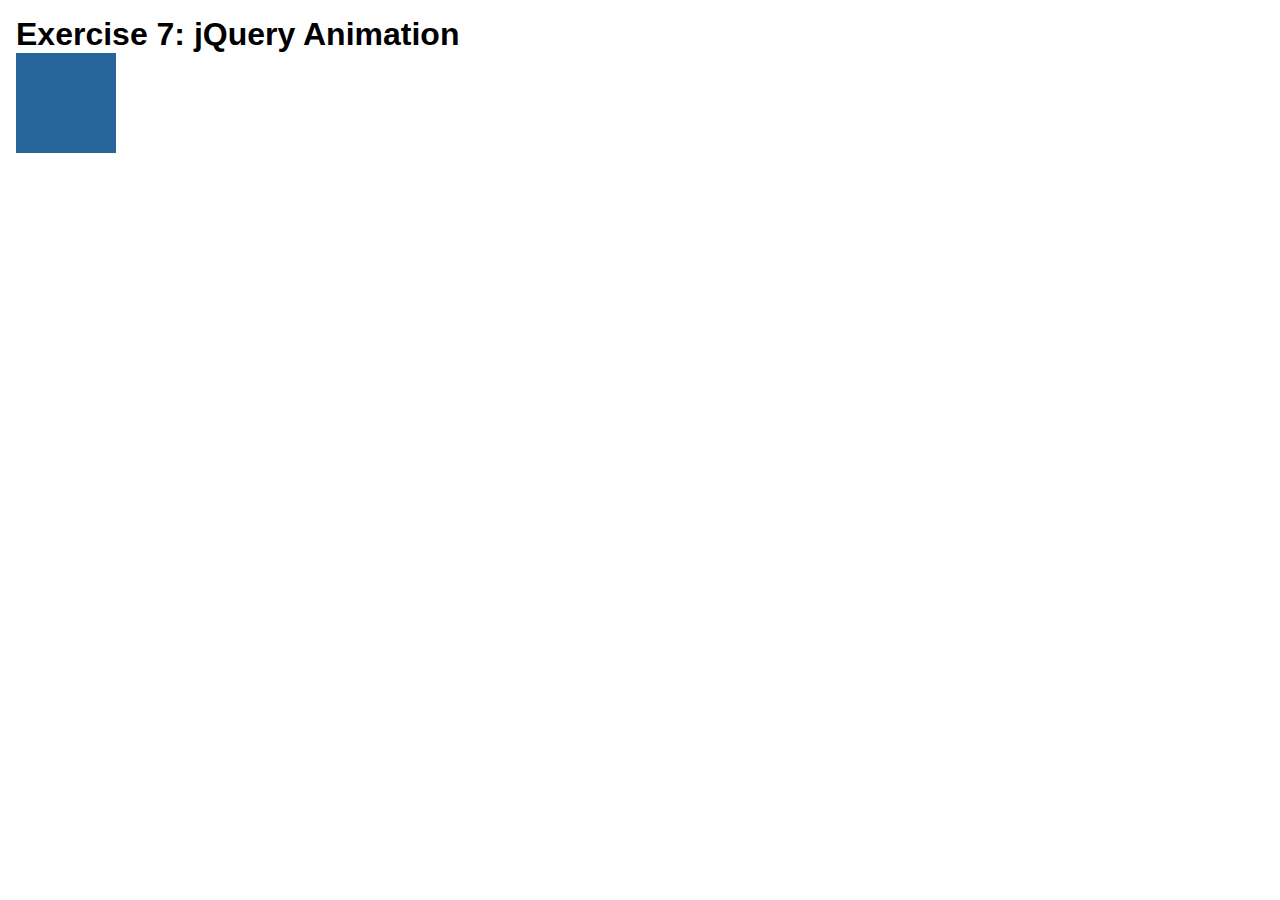
<file: COMPLETE/7-jquery.html>
<!DOCTYPE html>
<html>
<head>
<meta charset="utf-8">
<meta http-equiv="X-UA-Compatible" content="IE=edge,chrome=1">
<title>Exercise 7: jQuery Animation</title>
<link href="../resources/reset.css" rel="stylesheet"/>
<meta name="viewport" content="width=device-width">
    <style>
        
        #target{
            width:100px;
            height:100px;
            background:#28659a;
            position:relative;
        }
        
        
    </style>
    <script src="https://ajax.googleapis.com/ajax/libs/jquery/3.6.0/jquery.min.js"></script>
    <script>
        $(document).ready(function(){
            $("#target").click(function(){
                $(this).animate({left:'500px'}, 1000, "swing");
                $(this).animate({borderRadius:'100px'}, 1000, "swing");
            });
        });
    </script>
</head>
<body>
<h1>Exercise 7: jQuery Animation</h1>
   <div id="target"></div>
   
</body>
</html>
</file>
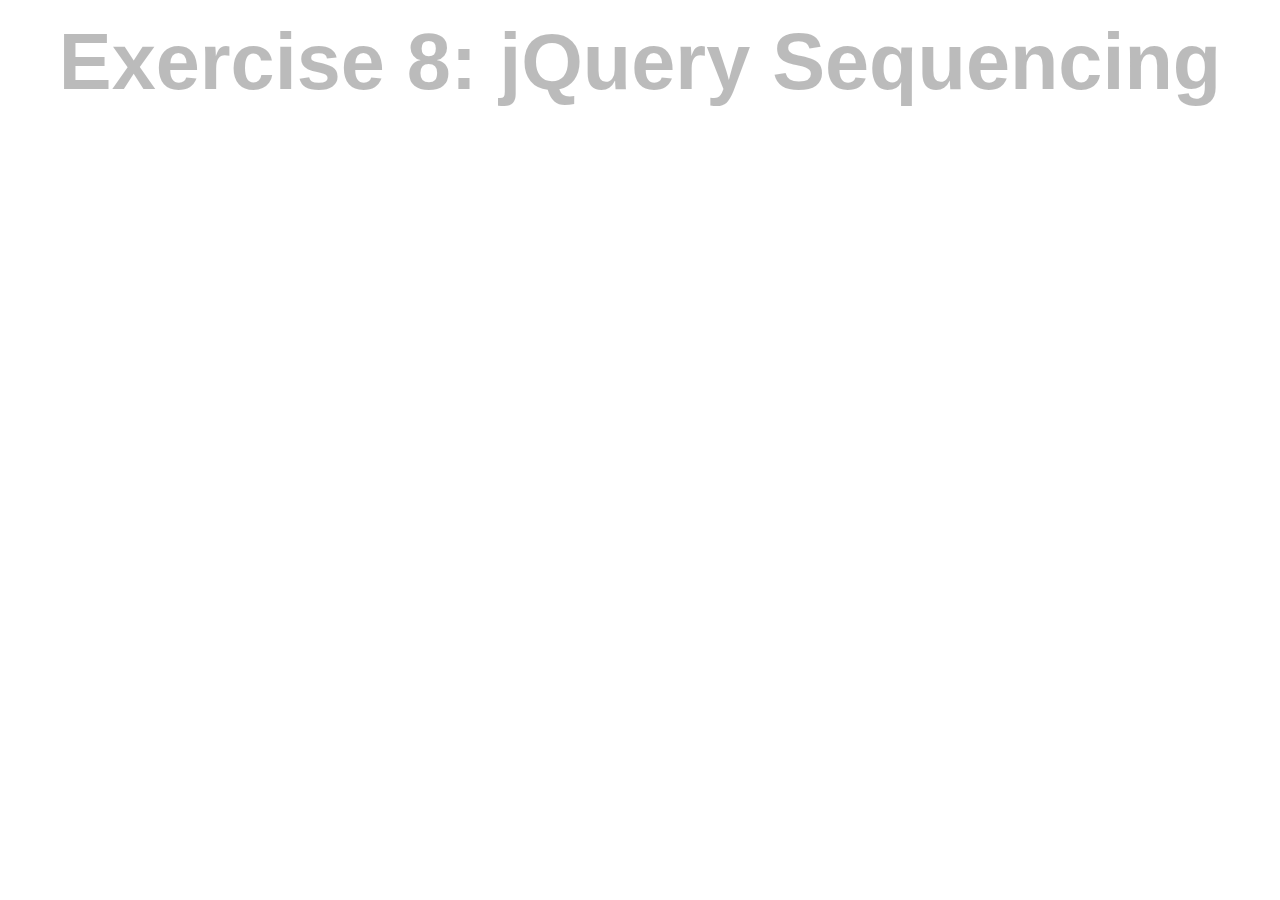
<file: COMPLETE/8-jquery-sequencing.html>
<!DOCTYPE html>
<html>
<head>
<meta charset="utf-8">
<meta http-equiv="X-UA-Compatible" content="IE=edge,chrome=1">
<title>Exercise 3: Sequencing</title>
<link href="../resources/reset.css" rel="stylesheet"/>
<meta name="viewport" content="width=device-width">
    <style>
        body{text-align:center;}
        h1, h2, div{opacity: 0;}
        h1{font-size:6em;}
        h2{position: relative;
        left: -300px;}
        div{width:200px;
        height:200px;
        display:inline-block;
        margin:10px;}
        #div1{background: #264c89;}
        #div2{background: #388967;}
        #div3{background: #41bfc4;}
    </style>
    <script src="https://ajax.googleapis.com/ajax/libs/jquery/3.6.0/jquery.min.js"></script>
</head>
<body>
<h1>Exercise 8: jQuery Sequencing</h1>
    <h2>Example subheading</h2>
    <div id="div1"></div>
    <div id="div2"></div>
    <div id="div3"></div>
    <script>
        $('h1').animate({opacity:1, fontSize:'2em'}, 2000, 'swing');
        $('h2').delay(1750).animate({opacity:1, left:0}, 1000, 'swing');
        $('#div1').delay(2500).animate({opacity:1}, 750, 'swing');
        $('#div2').delay(3000).animate({opacity:1}, 750, 'swing');
        $('#div3').delay(3500).animate({opacity:1}, 750, 'swing');
    </script>
</body>
</html>
</file>
<file: resources/mars.css>
@import url(https://fonts.googleapis.com/css?family=Oswald:400,300,700);

*{margin:0; padding:0;}

body, html{height:100%;
    font-family: 'Oswald', sans-serif; 
    background:#000; 
    color:#fff;
}

section{height:100%;
    position:relative;
    background-size:cover;
    overflow:hidden;
}

section, section *{box-sizing:border-box;}

#screen2{background-image:url(../resources/mars-surface.jpg);}

#screen3{background-image:url(../resources/mars-rocks.jpg);}

#screen4{background-image:url(../resources/mars-mountains.jpg);}

h1, h2{text-transform:uppercase; 
    text-align:center;
}

h1{
    font-size:3.3em;
    color:#ea783b;
    position:absolute;
    width:100%;
    top:100px;
}


h2{font-weight:300;
    font-size:2.2em;
    padding-top: 1em;
}

.light{background: radial-gradient(ellipse closest-side, rgba(252,252,252,1) 0%,rgba(252,245,179,0.81) 20%,rgba(241,218,54,0) 100%);
}

.info{
    position:absolute;
    width:25%;
    padding: 5em 2em 2em 2em;
    background: rgba(0,0,0,.5);
    line-height:1.6em;
    font-weight:300;
    top:0;
    bottom:0;
}
</file>
